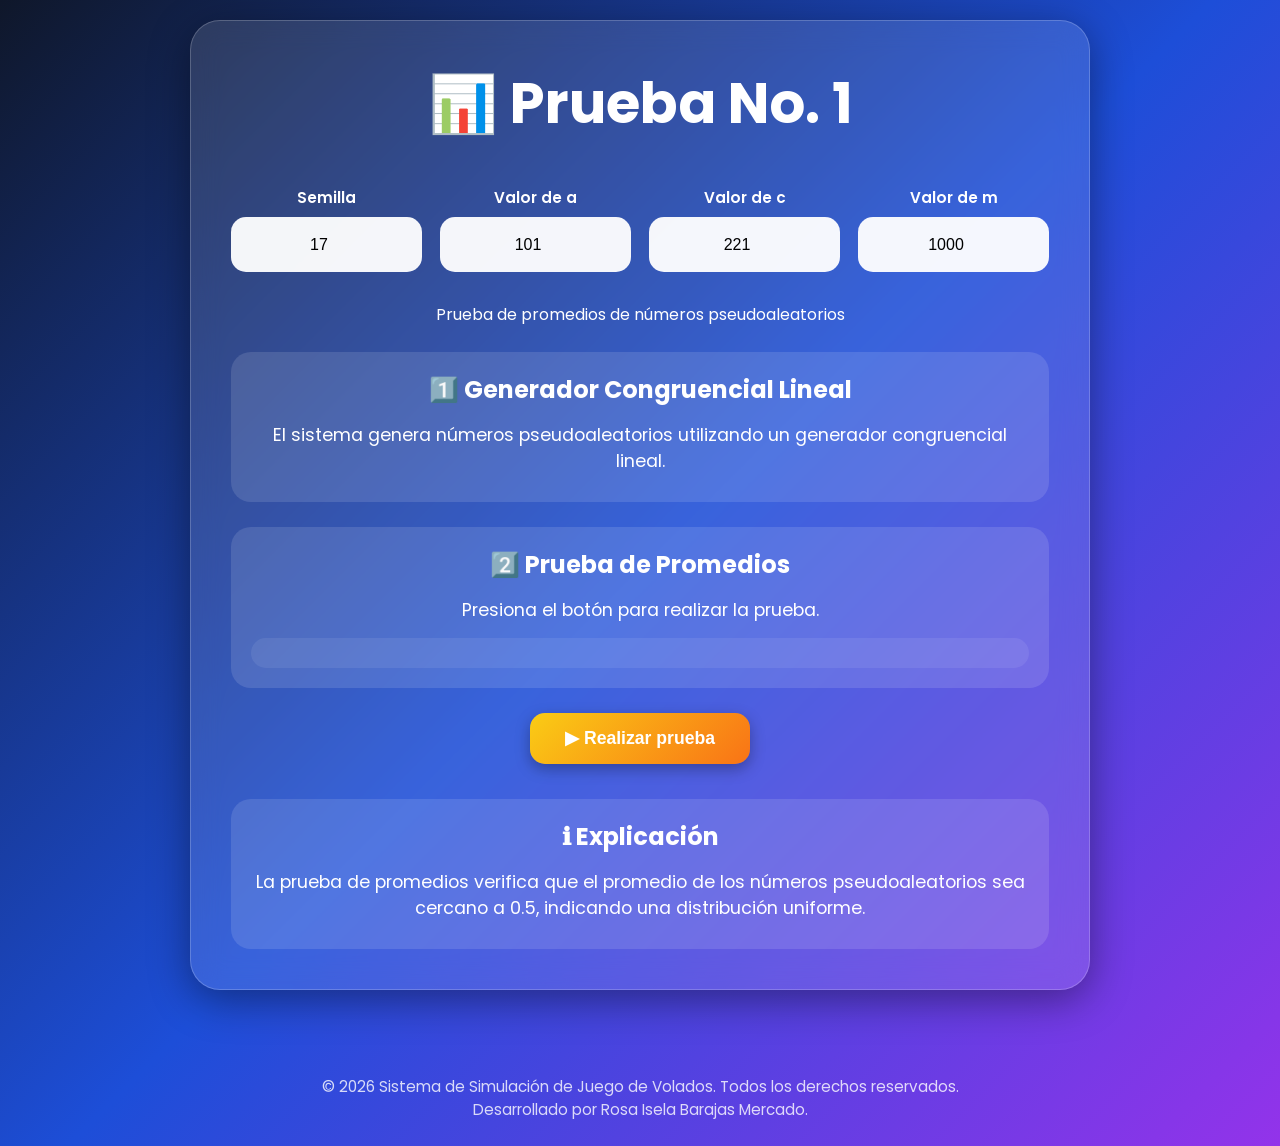
<file: index.html>
<!DOCTYPE html>
<html lang="es">
<head>

    <meta charset="UTF-8">

    <meta name="viewport" content="width=device-width, initial-scale=1.0">

    <title>Prueba 1 - Promedios</title>

    <link rel="stylesheet" href="style.css">

    <!-- Fuente -->
    <link rel="preconnect" href="https://fonts.googleapis.com">

    <link rel="preconnect" href="https://fonts.gstatic.com" crossorigin>

    <link href="https://fonts.googleapis.com/css2?family=Poppins:wght@300;400;600;700&display=swap" rel="stylesheet">

</head>

<body>

    <div class="contenedor">

        <div class="card">

            <!-- TÍTULO -->
            <h1>📊 Prueba No. 1</h1>

            <p class="descripcion">
                <div class="configuracion-generador">

    <div class="campo">

        <label>Semilla</label>

        <input
            type="number"
            id="semilla"
            value="17"
        >

    </div>

    <div class="campo">

        <label>Valor de a</label>

        <input
            type="number"
            id="valorA"
            value="101"
        >

    </div>

    <div class="campo">

        <label>Valor de c</label>

        <input
            type="number"
            id="valorC"
            value="221"
        >

    </div>

    <div class="campo">

        <label>Valor de m</label>

        <input
            type="number"
            id="valorM"
            value="1000"
        >

    </div>

</div>
                Prueba de promedios de números pseudoaleatorios
            </p>


            <!-- MÓDULO 1 -->
            <div class="pruebas">

                <h2>1️⃣ Generador Congruencial Lineal</h2>

                <p>
                    El sistema genera números pseudoaleatorios utilizando
                    un generador congruencial lineal.
                </p>

            </div>


            <!-- MÓDULO 2 -->
            <div class="pruebas">

                <h2>2️⃣ Prueba de Promedios</h2>

                <p id="resultadoPrueba">
                    Presiona el botón para realizar la prueba.
                </p>

                <!-- NÚMEROS GENERADOS -->
                <div id="numerosGenerados" class="contenedor-numeros">

                </div>

            </div>


            <!-- BOTONES -->
            <div class="botones">

                <button onclick="realizarPruebaPromedios()">
                    ▶ Realizar prueba
                </button>

                <button
                    id="btnSiguiente"
                    onclick="location.href='prueba2.html'"
                    style="display:none;"
                >
                    ➡ Ir a la Prueba No. 2
                </button>

            </div>


            <!-- EXPLICACIÓN -->
            <div class="pruebas">

                <h2>ℹ Explicación</h2>

                <p>
                    La prueba de promedios verifica que el promedio
                    de los números pseudoaleatorios sea cercano a 0.5,
                    indicando una distribución uniforme.
                </p>

            </div>

        </div>

    </div>
    <footer class="footer">

    © 2026 Sistema de Simulación de Juego de Volados.
    Todos los derechos reservados.

    <br>

    Desarrollado por Rosa Isela Barajas Mercado.

    </footer>
    <!-- JS GENERAL -->
    <script src="script.js"></script>
</body>
</html>
</file>
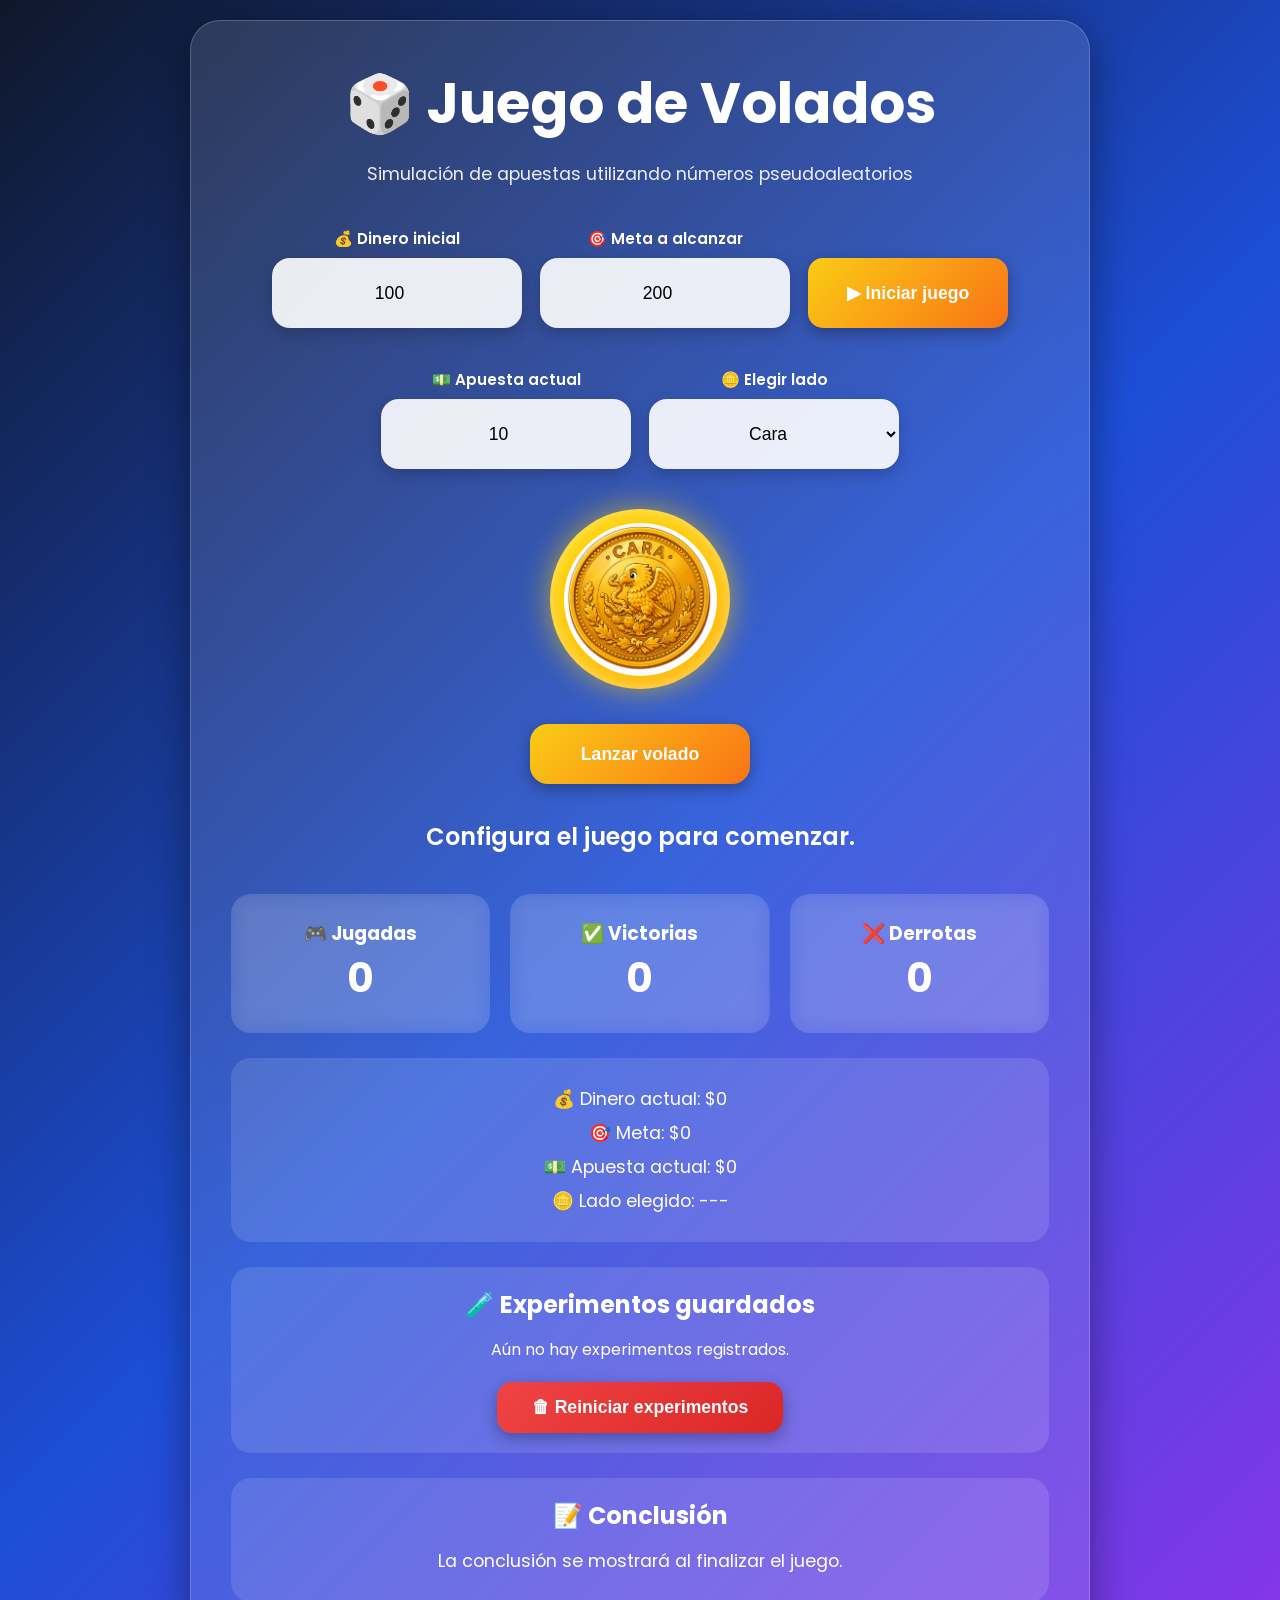
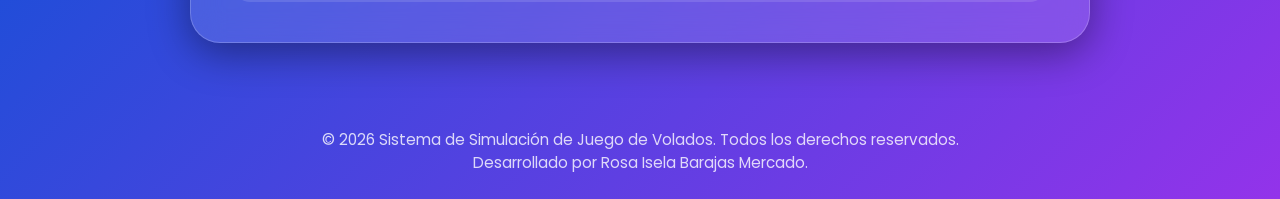
<file: juego.html>
<!DOCTYPE html>
<html lang="es">
<head>

    <meta charset="UTF-8">

    <meta name="viewport" content="width=device-width, initial-scale=1.0">

    <title>Juego de Volados</title>

    <link rel="stylesheet" href="style.css">

    <!-- Fuente -->
    <link rel="preconnect" href="https://fonts.googleapis.com">

    <link rel="preconnect" href="https://fonts.gstatic.com" crossorigin>

    <link href="https://fonts.googleapis.com/css2?family=Poppins:wght@300;400;600;700&display=swap" rel="stylesheet">

</head>

<body>

    <div class="contenedor">

        <div class="card">

            <!-- TÍTULO -->
            <h1>🎲 Juego de Volados</h1>

            <p class="descripcion">
                Simulación de apuestas utilizando números pseudoaleatorios
            </p>


            <!-- CONFIGURACIÓN INICIAL -->
            <div class="configuracion" id="configuracionInicial">

                <div class="campo">

                    <label>💰 Dinero inicial</label>

                    <input
                        type="number"
                        id="dineroInicial"
                        value="100"
                    >

                </div>

                <div class="campo">

                    <label>🎯 Meta a alcanzar</label>

                    <input
                        type="number"
                        id="meta"
                        value="200"
                    >

                </div>

                <div class="campo boton-campo">

                    <label class="invisible">Botón</label>

                    <button onclick="iniciarJuego()">
                        ▶ Iniciar juego
                    </button>

                </div>

            </div>


            <!-- CONTROLES DEL JUEGO -->
            <div
                class="configuracion juego-activo"
                id="controlesJuego"
            >

                <div class="campo">

                    <label>💵 Apuesta actual</label>

                    <input
                        type="number"
                        id="apuestaInicial"
                        value="10"
                    >

                </div>

                <div class="campo">

                    <label>🪙 Elegir lado</label>

                    <select id="ladoElegido">

                        <option value="Cara">
                            Cara
                        </option>

                        <option value="Cruz">
                            Cruz
                        </option>

                    </select>

                </div>

            </div>


            <!-- MONEDA -->
            <div class="contenedor-moneda">

                <div class="moneda" id="moneda">

                    <!-- CARA -->
                    <div class="cara frente">

                        <img
                            src="img/cara.png"
                            alt="Cara"
                        >

                    </div>

                    <!-- CRUZ -->
                    <div class="cara atras">

                        <img
                            src="img/cruz.png"
                            alt="Cruz"
                        >

                    </div>

                </div>

            </div>


            <!-- BOTONES -->
           <div class="botones-juego">

                <button onclick="jugarVolado()" id="btnVolado" disabled class="btn-lanzar">
                    Lanzar volado
                </button>

                <button onclick="reiniciarJuego()" id="btnReiniciar" class="btn-reiniciar-juego">
                    Reiniciar juego
                </button>

            </div>


            <!-- RESULTADO -->
            <div
                class="resultado"
                id="resultado"
            >
                Configura el juego para comenzar.
            </div>


            <!-- ESTADÍSTICAS -->
            <div class="estadisticas">

                <div class="box">

                    <h3>🎮 Jugadas</h3>

                    <span id="jugadas">
                        0
                    </span>

                </div>

                <div class="box">

                    <h3>✅ Victorias</h3>

                    <span id="victorias">
                        0
                    </span>

                </div>

                <div class="box">

                    <h3>❌ Derrotas</h3>

                    <span id="derrotas">
                        0
                    </span>

                </div>

            </div>


            <!-- DATOS -->
            <div class="datos">

                <p>
                    💰 Dinero actual:
                    $<span id="dineroActual">0</span>
                </p>

                <p>
                    🎯 Meta:
                    $<span id="metaActual">0</span>
                </p>

                <p>
                    💵 Apuesta actual:
                    $<span id="apuestaActual">0</span>
                </p>

                <p>
                    🪙 Lado elegido:
                    <span id="ladoActual">---</span>
                </p>

            </div>


            <!-- HISTORIAL -->
            <div class="pruebas">

                <h2>🧪 Experimentos guardados</h2>

                <div id="historialExperimentos">
                    Aún no hay experimentos registrados.
                </div>

                <button
                    onclick="reiniciarExperimentos()"
                    class="btn-reiniciar"
                >
                    🗑 Reiniciar experimentos
                </button>

            </div>


            <!-- CONCLUSIÓN -->
            <div class="pruebas">

                <h2>📝 Conclusión</h2>

                <p id="conclusion">
                    La conclusión se mostrará al finalizar el juego.
                </p>

            </div>

        </div>

    </div>

    <!-- JS GENERAL -->
    <script src="script.js"></script>
    <footer class="footer">

    © 2026 Sistema de Simulación de Juego de Volados.
    Todos los derechos reservados.

    <br>

    Desarrollado por Rosa Isela Barajas Mercado.

</footer>
</body>
</html>
</file>
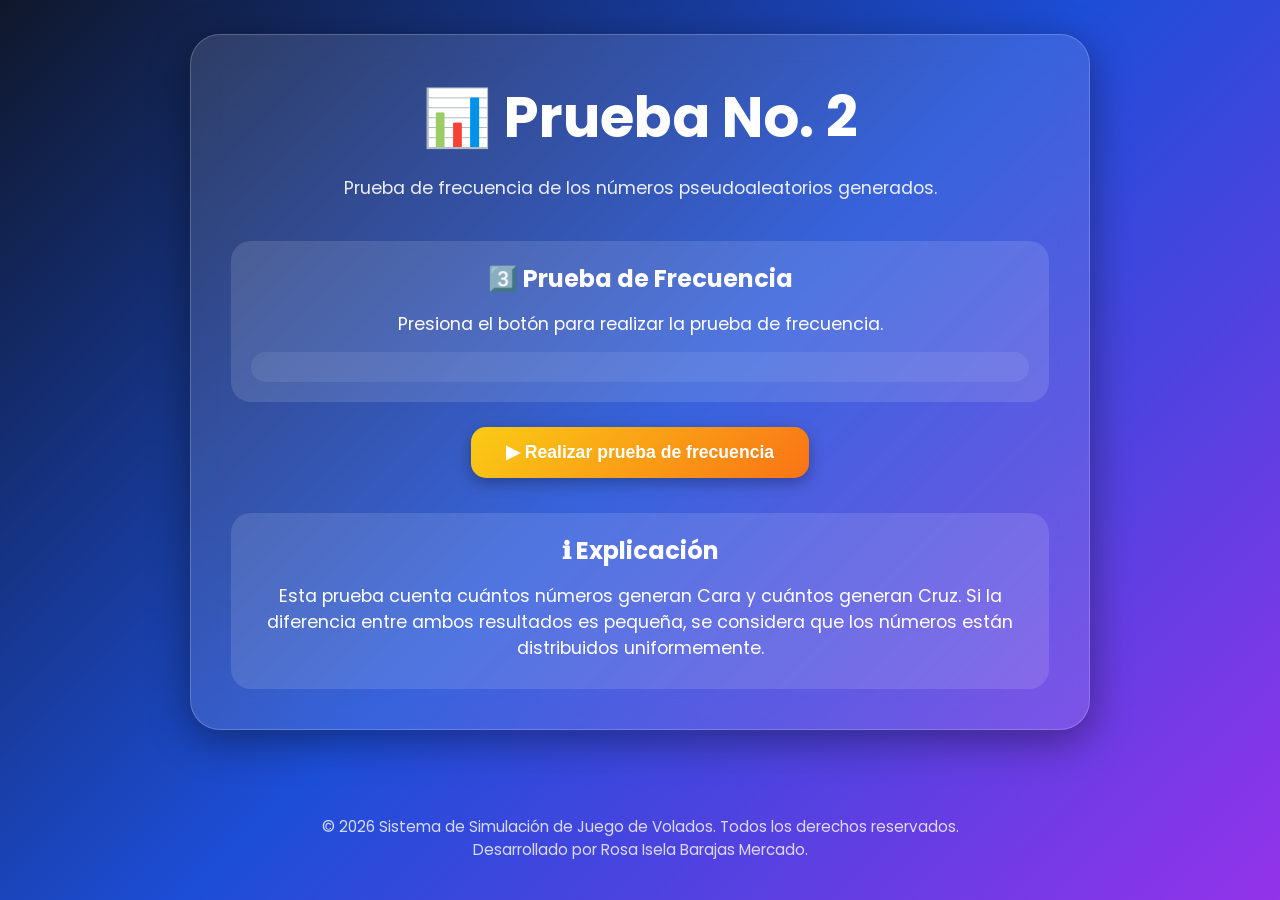
<file: prueba2.html>
<!DOCTYPE html>
<html lang="es">
<head>
    <meta charset="UTF-8">
    <meta name="viewport" content="width=device-width, initial-scale=1.0">
    <title>Prueba 2 - Frecuencia</title>

    <link rel="stylesheet" href="style.css">

    <link rel="preconnect" href="https://fonts.googleapis.com">
    <link rel="preconnect" href="https://fonts.gstatic.com" crossorigin>
    <link href="https://fonts.googleapis.com/css2?family=Poppins:wght@300;400;600;700&display=swap" rel="stylesheet">
</head>

<body>

<div class="contenedor">
    <div class="card">

        <h1>📊 Prueba No. 2</h1>

        <p class="descripcion">
            Prueba de frecuencia de los números pseudoaleatorios generados.
        </p>

        <div class="pruebas">
            <h2>3️⃣ Prueba de Frecuencia</h2>

            <p id="resultadoFrecuencia">
                Presiona el botón para realizar la prueba de frecuencia.
            </p>

            <div id="numerosFrecuencia" class="contenedor-numeros"></div>
        </div>

        <div class="botones">
            <button onclick="realizarPruebaFrecuencia()">
                ▶ Realizar prueba de frecuencia
            </button>

            <button
                id="btnJuego"
                onclick="window.location.href='juego.html'"
                style="display:none;"
            >
                🎲 Ir al juego de volados
            </button>
        </div>

        <div class="pruebas">
            <h2>ℹ Explicación</h2>

            <p>
                Esta prueba cuenta cuántos números generan Cara y cuántos generan Cruz.
                Si la diferencia entre ambos resultados es pequeña, se considera que los
                números están distribuidos uniformemente.
            </p>
        </div>

    </div>
</div>

<script src="script.js"></script>
<footer class="footer">

    © 2026 Sistema de Simulación de Juego de Volados.
    Todos los derechos reservados.

    <br>

    Desarrollado por Rosa Isela Barajas Mercado.

</footer>
</body>
</html>
</file>
<file: style.css>
*{
    margin: 0;
    padding: 0;
    box-sizing: border-box;
}

body{
    font-family: 'Poppins', sans-serif;
    min-height: 100vh;

    display: flex;
    flex-direction: column;

    justify-content: center;
    align-items: center;

    background: linear-gradient(
        135deg,
        #0f172a,
        #1d4ed8,
        #9333ea
    );

    overflow-x: hidden;
}

.contenedor{
    width: 100%;
    display: flex;
    justify-content: center;
    align-items: center;
    padding: 20px;
}

.card{
    width: 900px;
    max-width: 95%;
    background: rgba(255,255,255,0.12);
    border: 1px solid rgba(255,255,255,0.2);
    backdrop-filter: blur(15px);
    border-radius: 30px;
    padding: 40px;
    text-align: center;
    box-shadow: 0 10px 40px rgba(0,0,0,0.4);
    color: white;
}

h1{
    font-size: 3.5rem;
    font-weight: 700;
    margin-bottom: 15px;
}

.descripcion{
    font-size: 1.1rem;
    opacity: 0.9;
    margin-bottom: 40px;
}

/* CONFIGURACIÓN */

.juego-activo{
    display: none;
}

.configuracion{
    display: flex;
    justify-content: center;
    align-items: end;
    flex-wrap: wrap;
    gap: 18px;
    margin-bottom: 40px;
}

.campo{
    display: flex;
    flex-direction: column;
    text-align: center;
    width: 250px;
}

.campo label{
    color: white;
    font-size: 0.95rem;
    font-weight: 600;
    margin-bottom: 8px;
}

.campo select{
    width: 100%;
}

.invisible{
    visibility: hidden;
}

.configuracion input,
.configuracion select{
    height: 70px;
    border: none;
    border-radius: 18px;
    padding: 15px;
    font-size: 1.1rem;
    text-align: center;
    outline: none;
    background: rgba(255,255,255,0.9);
    box-shadow: 0 5px 15px rgba(0,0,0,0.2);
}

.boton-campo{
    width: 200px;
}

.boton-campo button{
    height: 70px;
    width: 100%;
}

/* CONFIGURACIÓN GENERADOR */

.configuracion-generador{
    width: 100%;
    display: grid;
    grid-template-columns: repeat(4, minmax(0,1fr));
    gap: 18px;
    margin: 30px auto;
}

.configuracion-generador .campo{
    width: 100%;
}

.configuracion-generador input{
    width: 100%;
    height: 55px;
    border: none;
    border-radius: 15px;
    padding: 12px;
    font-size: 1rem;
    text-align: center;
    outline: none;
    background: rgba(255,255,255,0.95);
}

/* MONEDA */

.contenedor-moneda{
    perspective: 1000px;
    display: flex;
    justify-content: center;
    margin-bottom: 35px;
}

.moneda{
    width: 180px;
    height: 180px;
    position: relative;
    transform-style: preserve-3d;
}

.girar-cara{
    animation: girarCara 1.5s forwards;
}

.girar-cruz{
    animation: girarCruz 1.5s forwards;
}

@keyframes girarCara{
    0%{ transform: rotateY(0deg); }
    100%{ transform: rotateY(1800deg); }
}

@keyframes girarCruz{
    0%{ transform: rotateY(0deg); }
    100%{ transform: rotateY(1980deg); }
}

.cara{
    width: 100%;
    height: 100%;
    position: absolute;
    border-radius: 50%;
    display: flex;
    justify-content: center;
    align-items: center;
    backface-visibility: hidden;
    background: linear-gradient(145deg,#ffd700,#ffb300);
    box-shadow:
        inset 0 0 20px rgba(255,255,255,0.5),
        0 0 30px rgba(255,215,0,0.6);
}

.cara img{
    width: 85%;
    height: 85%;
    object-fit: contain;
    border-radius: 50%;
}

.atras{
    transform: rotateY(180deg);
}

/* BOTONES */

.botones,
.botones-juego{
    display: flex;
    justify-content: center;
    align-items: center;
    gap: 25px;
    margin: 25px 0 35px 0;
    flex-wrap: wrap;
}

button{
    border: none;
    padding: 15px 35px;
    border-radius: 15px;
    font-size: 1.1rem;
    font-weight: 600;
    cursor: pointer;
    transition: 0.3s;
    background: linear-gradient(135deg,#facc15,#f97316);
    color: white;
    box-shadow: 0 5px 15px rgba(0,0,0,0.3);
}

button:hover{
    transform: translateY(-5px) scale(1.05);
}

.btn-lanzar,
.btn-reiniciar-juego{
    min-width: 220px;
    height: 60px;
    border-radius: 18px;
    font-weight: 700;
}

.btn-reiniciar,
.btn-reiniciar-juego{
    background: linear-gradient(135deg,#22c55e,#16a34a);
    color: white;
}

.btn-reiniciar{
    margin-top: 20px;
    background: linear-gradient(135deg,#ef4444,#dc2626);
}

.btn-reiniciar-juego{
    display: none;
}

/* RESULTADO */

.resultado{
    font-size: 1.5rem;
    font-weight: 600;
    margin-bottom: 35px;
    min-height: 40px;
}

/* ESTADÍSTICAS */

.estadisticas{
    display: grid;
    grid-template-columns: repeat(3,1fr);
    gap: 20px;
}

.box{
    background: rgba(255,255,255,0.1);
    padding: 25px;
    border-radius: 20px;
    backdrop-filter: blur(10px);
}

.box span{
    font-size: 2.5rem;
    font-weight: bold;
}

/* DATOS Y PRUEBAS */

.datos,
.pruebas{
    margin-top: 25px;
    background: rgba(255,255,255,0.12);
    padding: 20px;
    border-radius: 20px;
}

.datos p,
.pruebas p{
    font-size: 1.1rem;
    margin: 8px 0;
}

.pruebas h2{
    margin-bottom: 15px;
}

/* NÚMEROS GENERADOS */

.contenedor-numeros{
    margin-top: 15px;
    max-height: 180px;
    overflow-y: auto;
    background: rgba(255,255,255,0.08);
    border-radius: 15px;
    padding: 15px;
    text-align: left;
    line-height: 1.8;
}

.numero-item{
    padding: 6px 10px;
    border-bottom: 1px solid rgba(255,255,255,0.1);
}

/* FOOTER */

.footer{
    width: 100%;
    text-align: center;
    color: rgba(255,255,255,0.8);
    font-size: 0.95rem;
    padding: 25px 10px;
    margin-top: 40px;
}

/* RESPONSIVE */

@media(max-width: 900px){
    .configuracion-generador{
        grid-template-columns: repeat(2,1fr);
    }
}

@media(max-width: 768px){
    h1{
        font-size: 2.5rem;
    }

    .configuracion{
        flex-direction: column;
        align-items: center;
    }

    .campo,
    .boton-campo{
        width: 100%;
    }

    .estadisticas{
        grid-template-columns: 1fr;
    }

    .botones,
    .botones-juego{
        flex-direction: column;
    }

    button,
    .btn-lanzar,
    .btn-reiniciar-juego{
        width: 100%;
    }

    .moneda{
        width: 140px;
        height: 140px;
    }
}

@media(max-width: 600px){
    .configuracion-generador{
        grid-template-columns: 1fr;
    }
}
</file>
